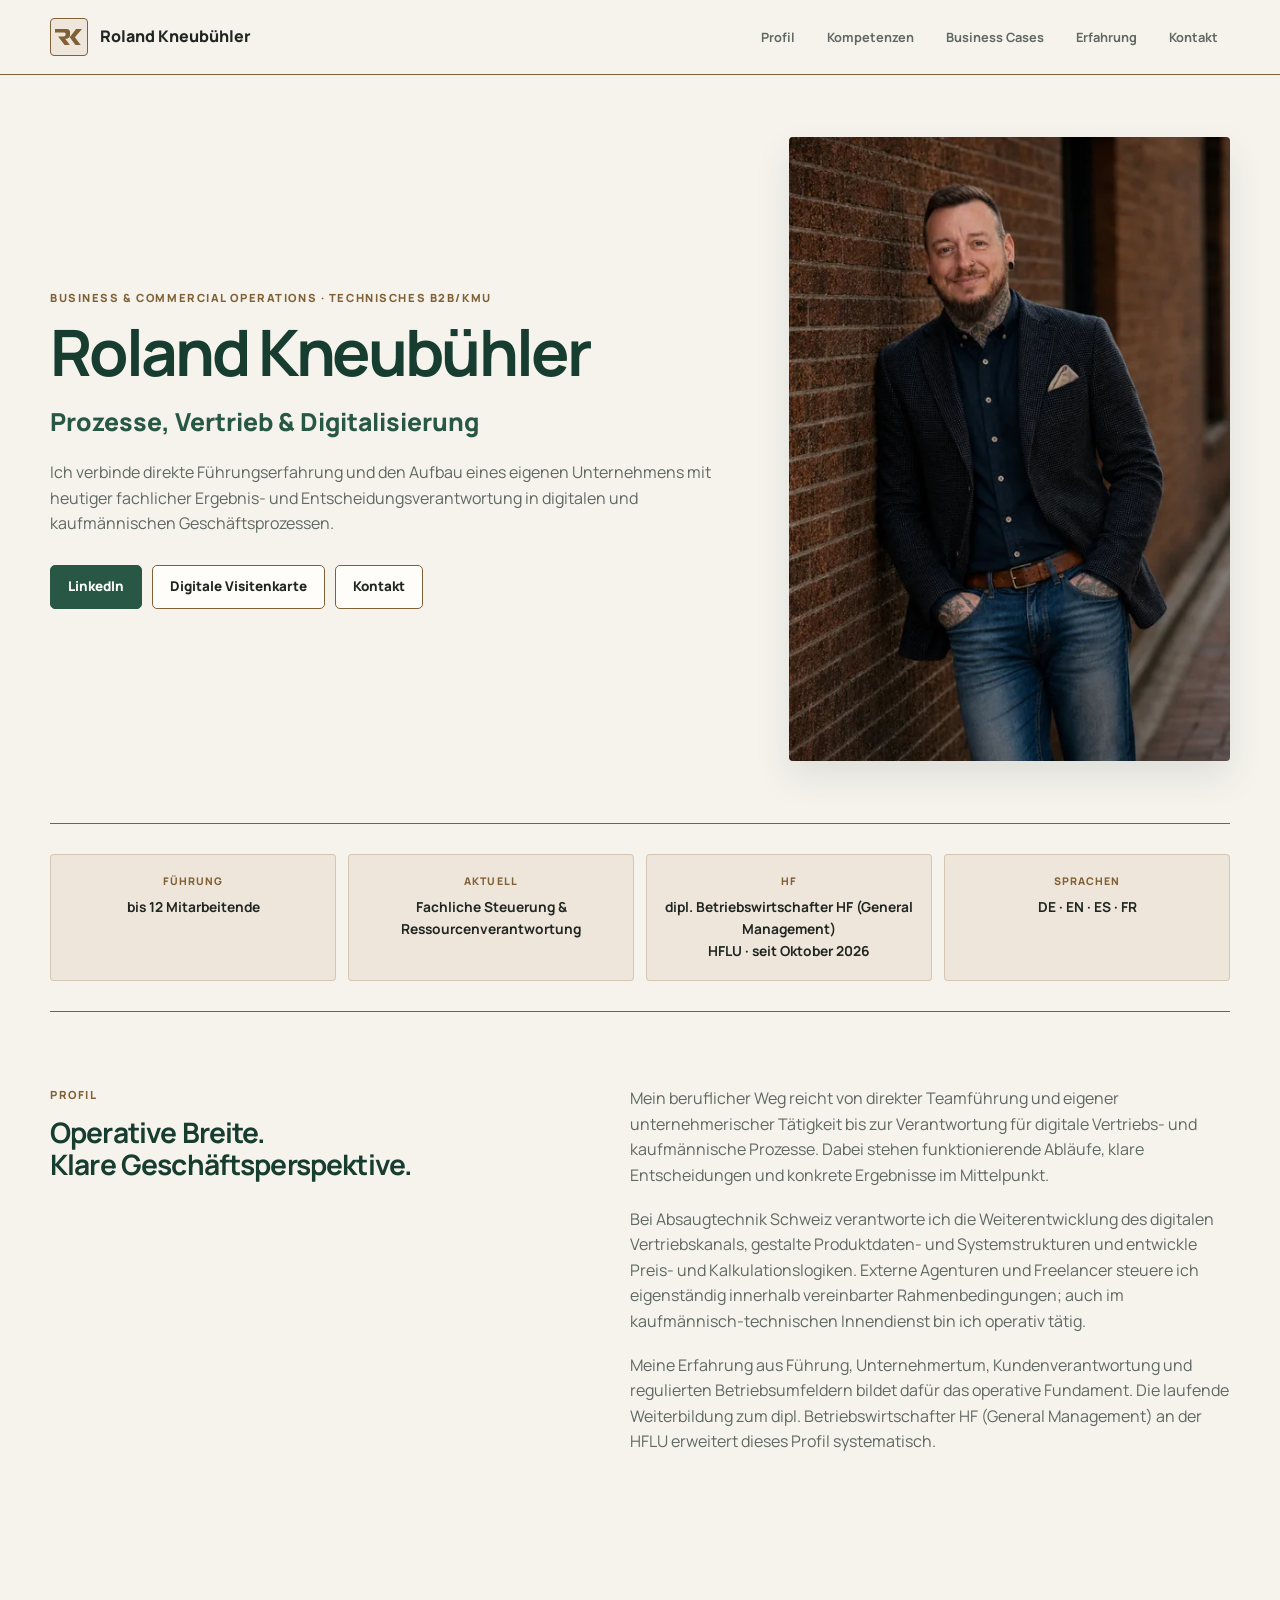
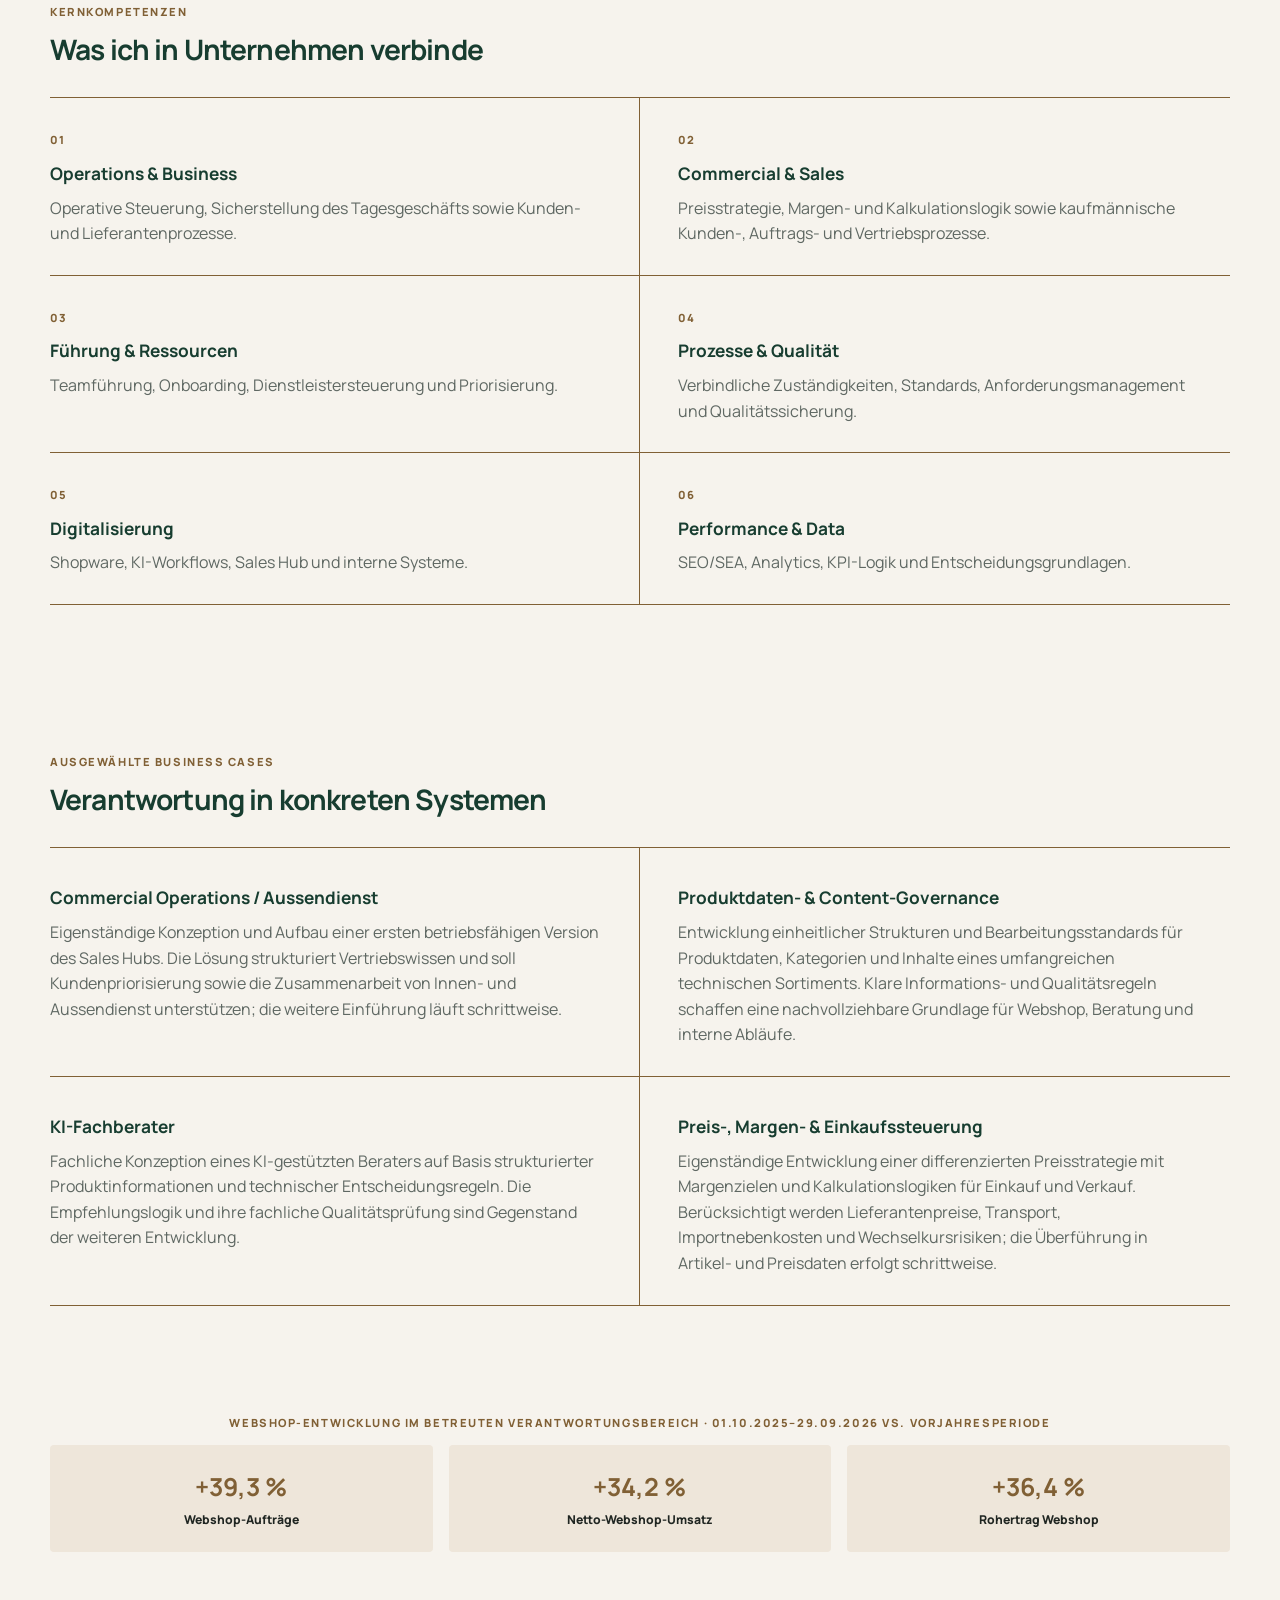
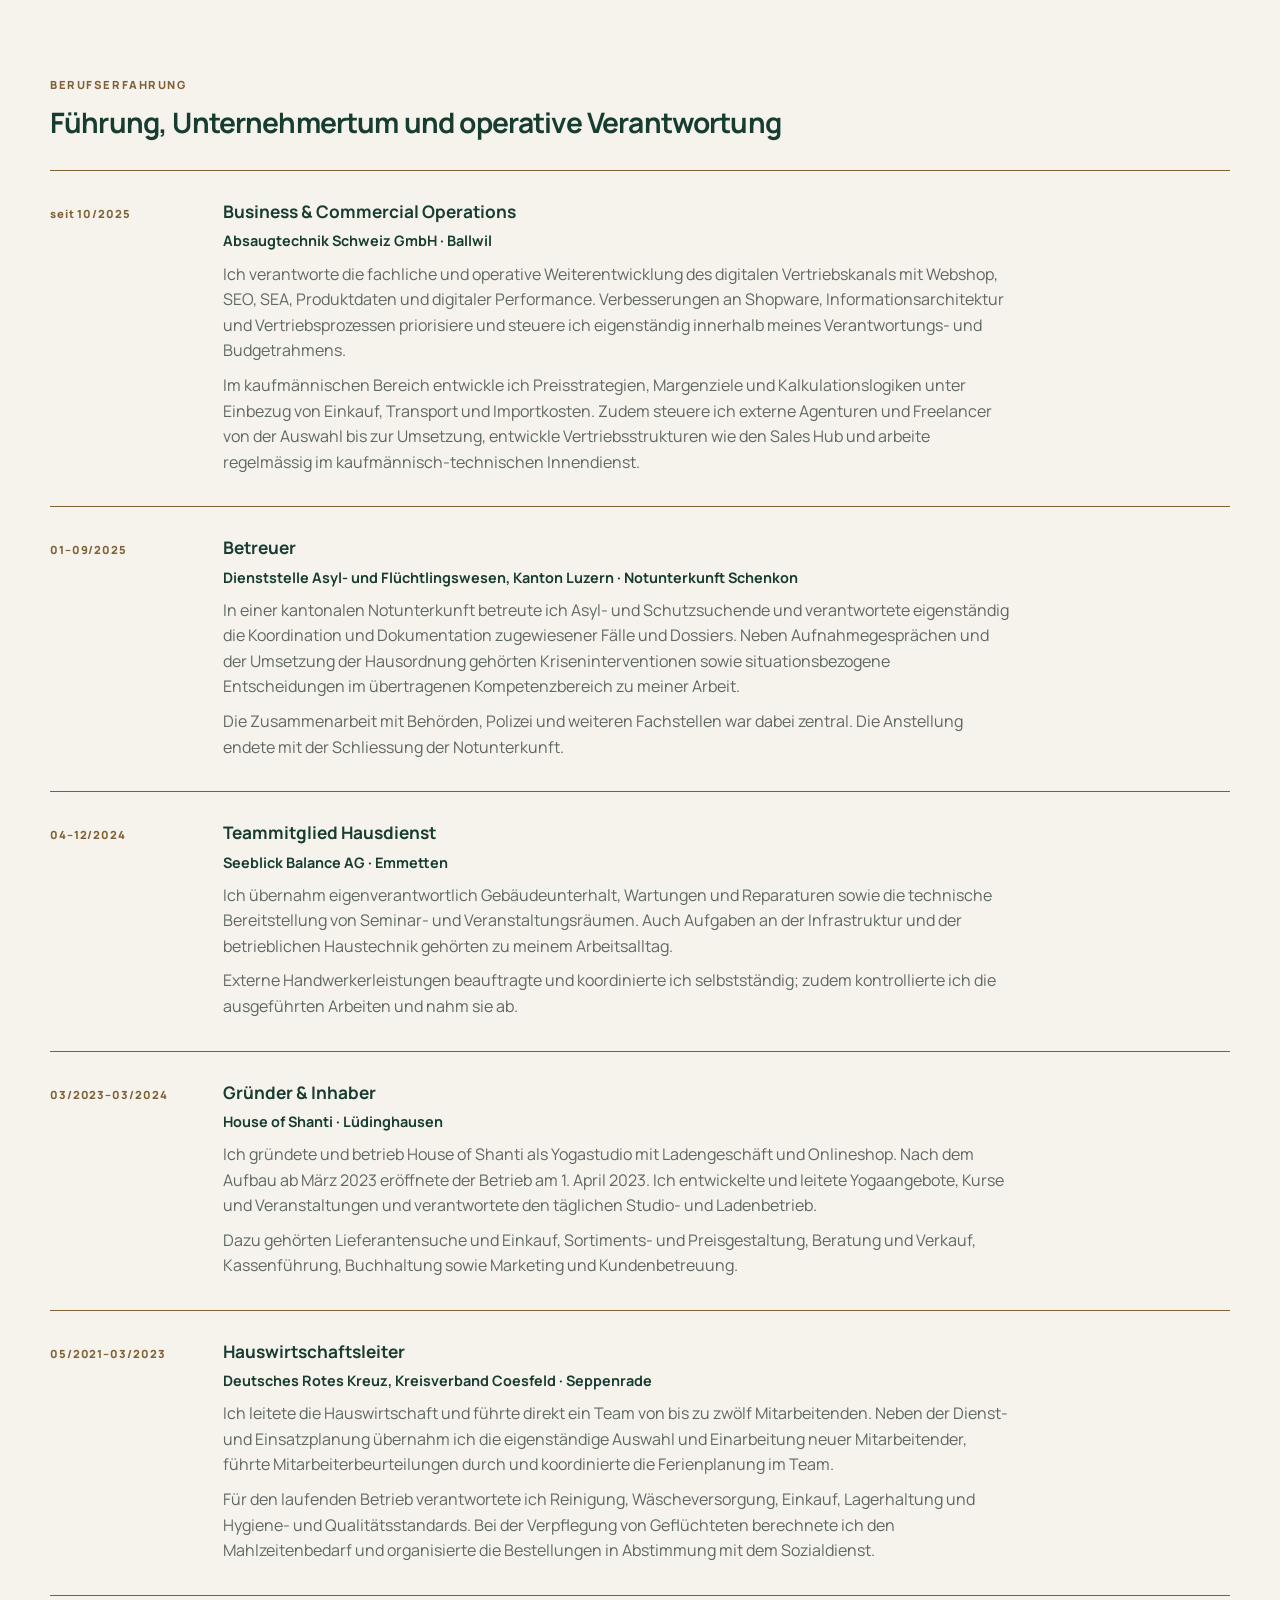
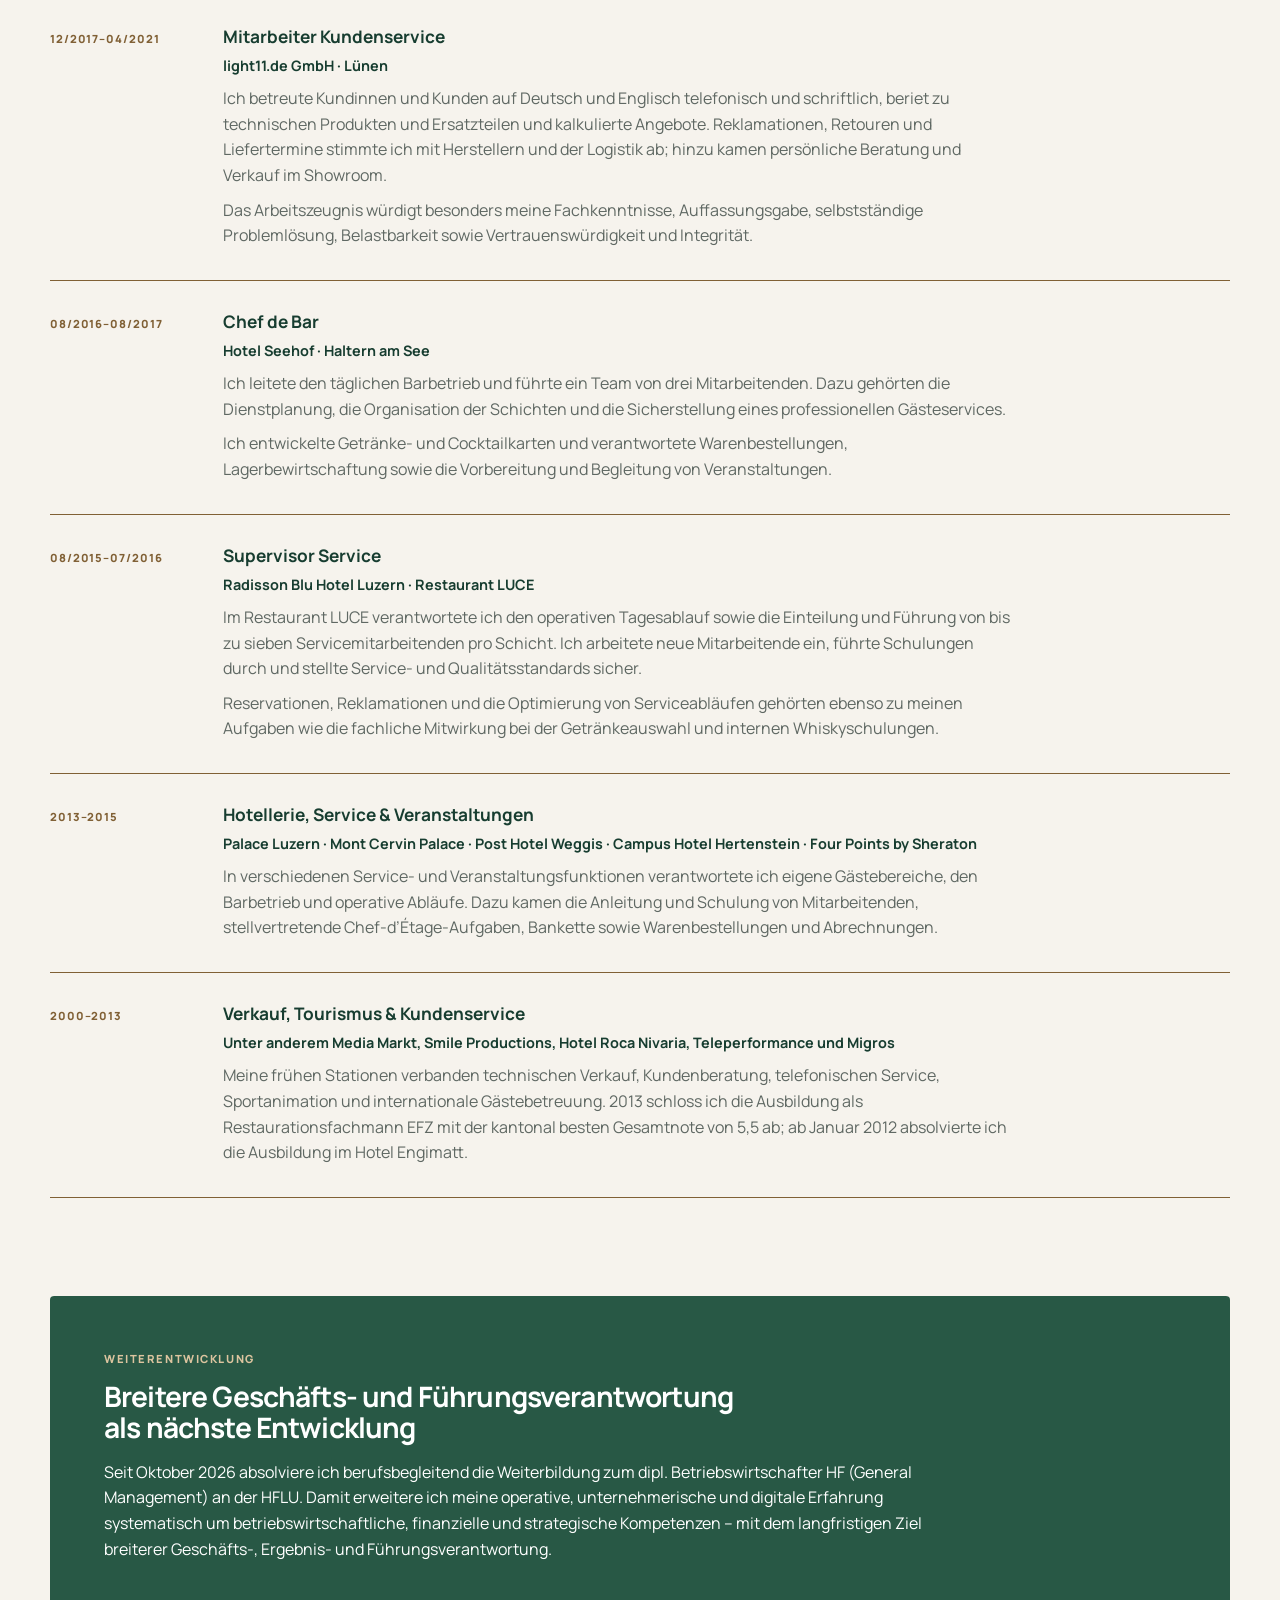
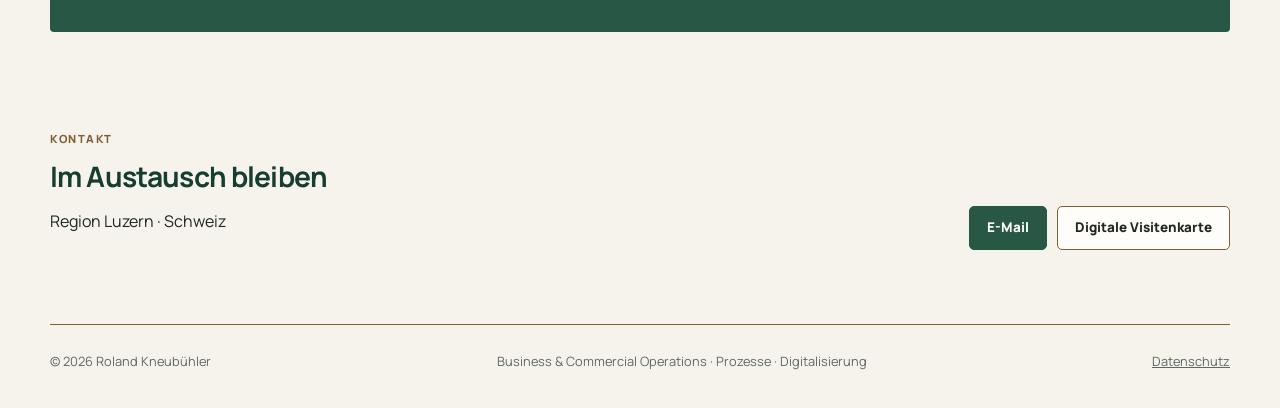
<file: index.html>
<!doctype html>
<html lang="de-CH"><head><meta charset="utf-8"><meta name="viewport" content="width=device-width,initial-scale=1"><meta name="theme-color" content="#285845"><title>Roland Kneubühler | Business & Commercial Operations</title><meta name="description" content="Roland Kneubühler – Business & Commercial Operations. Operative Steuerung, kommerzielle Prozesse, Systeme, Digitalisierung und Führung."><link rel="canonical" href="https://roland-kneubuehler.ch/"><meta property="og:type" content="profile"><meta property="og:url" content="https://roland-kneubuehler.ch/"><meta property="og:site_name" content="Roland Kneubühler"><meta property="og:locale" content="de_CH"><meta property="og:title" content="Roland Kneubühler | Business & Commercial Operations"><meta property="og:description" content="Prozesse, Systeme & operative Verantwortung."><meta property="og:image" content="https://roland-kneubuehler.ch/portrait.jpg"><meta property="og:image:alt" content="Roland Kneubühler – Business & Commercial Operations"><meta name="twitter:card" content="summary_large_image"><meta name="twitter:title" content="Roland Kneubühler | Business & Commercial Operations"><meta name="twitter:description" content="Prozesse, Systeme & operative Verantwortung."><meta name="twitter:image" content="https://roland-kneubuehler.ch/portrait.jpg"><link rel="icon" type="image/svg+xml" href="/favicon.svg"><link rel="stylesheet" href="/home.css?v=20261012-5"><script type="application/ld+json">{"@context":"https://schema.org","@type":"Person","name":"Roland Kneubühler","url":"https://roland-kneubuehler.ch/","image":"https://roland-kneubuehler.ch/portrait.jpg","email":"mailto:r.kneubuehler@outlook.com","telephone":"+41 78 246 16 40","jobTitle":"Business & Commercial Operations","worksFor":{"@type":"Organization","name":"Absaugtechnik Schweiz GmbH","url":"https://www.absaugtechnik.ch/"},"sameAs":["https://www.linkedin.com/in/roland-kneubuehler"],"address":{"@type":"PostalAddress","addressLocality":"Hochdorf","addressRegion":"LU","addressCountry":"CH"},"knowsAbout":["Business Operations","Digital Commerce","E-Commerce","Prozessmanagement","Digitalisierung","Führung","Commercial Operations","Produktdaten","Performance & Data"]}</script></head><body><a class="skip-link" href="#inhalt">Zum Inhalt springen</a><header class="site-header"><nav class="navbar" aria-label="Hauptnavigation"><a class="brand" href="#start"><span class="brand-mark">RK</span><span>Roland Kneubühler</span></a><div class="nav-links"><a href="#profil">Profil</a><a href="#kompetenzen">Kompetenzen</a><a href="#cases">Business Cases</a><a href="#erfahrung">Erfahrung</a><a href="#kontakt">Kontakt</a></div></nav></header><main id="inhalt" class="page"><section id="start" class="hero"><div class="hero-copy"><p class="eyebrow">Business & Commercial Operations · technisches B2B/KMU</p><h1>Roland Kneubühler</h1><p class="hero-positioning">Prozesse, Vertrieb & Digitalisierung</p><p class="hero-intro">Ich verbinde direkte Führungserfahrung und den Aufbau eines eigenen Unternehmens mit heutiger fachlicher Ergebnis- und Entscheidungsverantwortung in digitalen und kaufmännischen Geschäftsprozessen.</p><div class="hero-actions"><a class="button primary" href="https://www.linkedin.com/in/roland-kneubuehler" target="_blank" rel="noopener">LinkedIn</a><a class="button secondary" href="/vcard/">Digitale Visitenkarte</a><a class="button secondary" href="mailto:r.kneubuehler@outlook.com">Kontakt</a></div></div><div class="hero-visual"><img src="/assets/images/portrait-800.webp" srcset="/assets/images/portrait-480.webp 480w, /assets/images/portrait-800.webp 800w, /assets/images/portrait-1200.webp 1200w" sizes="(max-width: 760px) min(440px, calc(100vw - 24px)), (max-width: 900px) 38vw, 440px" alt="Portrait von Roland Kneubühler" width="1414" height="2000" fetchpriority="high" decoding="async"></div></section><section class="facts"><div><span>Führung</span><strong>bis 12 Mitarbeitende</strong></div><div><span>Aktuell</span><strong>Fachliche Steuerung & Ressourcenverantwortung</strong></div><div><span>HF</span><strong>dipl. Betriebswirtschafter HF (General Management)<br>HFLU · seit Oktober 2026</strong></div><div><span>Sprachen</span><strong>DE · EN · ES · FR</strong></div></section><section id="profil" class="section split-section"><div class="section-heading"><p class="section-label">Profil</p><h2><span class="heading-line">Operative Breite.</span> <span class="heading-line">Klare Geschäftsperspektive.</span></h2></div><div class="section-copy"><p>Mein beruflicher Weg reicht von direkter Teamführung und eigener unternehmerischer Tätigkeit bis zur Verantwortung für digitale Vertriebs- und kaufmännische Prozesse. Dabei stehen funktionierende Abläufe, klare Entscheidungen und konkrete Ergebnisse im Mittelpunkt.</p><p>Bei Absaugtechnik Schweiz verantworte ich die Weiterentwicklung des digitalen Vertriebskanals, gestalte Produktdaten- und Systemstrukturen und entwickle Preis- und Kalkulationslogiken. Externe Agenturen und Freelancer steuere ich eigenständig innerhalb vereinbarter Rahmenbedingungen; auch im kaufmännisch-technischen Innendienst bin ich operativ tätig.</p><p>Meine Erfahrung aus Führung, Unternehmertum, Kundenverantwortung und regulierten Betriebsumfeldern bildet dafür das operative Fundament. Die laufende Weiterbildung zum dipl. Betriebswirtschafter HF (General Management) an der HFLU erweitert dieses Profil systematisch.</p></div></section><section id="kompetenzen" class="section"><div class="section-heading wide"><p class="section-label">Kernkompetenzen</p><h2>Was ich in Unternehmen verbinde</h2></div><div class="content-grid competency-grid"><article><span class="grid-index">01</span><h3>Operations & Business</h3><p>Operative Steuerung, Sicherstellung des Tagesgeschäfts sowie Kunden- und Lieferantenprozesse.</p></article><article><span class="grid-index">02</span><h3>Commercial & Sales</h3><p>Preisstrategie, Margen- und Kalkulationslogik sowie kaufmännische Kunden-, Auftrags- und Vertriebsprozesse.</p></article><article><span class="grid-index">03</span><h3>Führung & Ressourcen</h3><p>Teamführung, Onboarding, Dienstleistersteuerung und Priorisierung.</p></article><article><span class="grid-index">04</span><h3>Prozesse & Qualität</h3><p>Verbindliche Zuständigkeiten, Standards, Anforderungsmanagement und Qualitätssicherung.</p></article><article><span class="grid-index">05</span><h3>Digitalisierung</h3><p>Shopware, KI-Workflows, Sales Hub und interne Systeme.</p></article><article><span class="grid-index">06</span><h3>Performance & Data</h3><p>SEO/SEA, Analytics, KPI-Logik und Entscheidungsgrundlagen.</p></article></div></section><section id="cases" class="section"><div class="section-heading wide"><p class="section-label">Ausgewählte Business Cases</p><h2>Verantwortung in konkreten Systemen</h2></div><div class="content-grid"><article><h3>Commercial Operations / Aussendienst</h3><p>Eigenständige Konzeption und Aufbau einer ersten betriebsfähigen Version des Sales Hubs. Die Lösung strukturiert Vertriebswissen und soll Kundenpriorisierung sowie die Zusammenarbeit von Innen- und Aussendienst unterstützen; die weitere Einführung läuft schrittweise.</p></article><article><h3>Produktdaten- & Content-Governance</h3><p>Entwicklung einheitlicher Strukturen und Bearbeitungsstandards für Produktdaten, Kategorien und Inhalte eines umfangreichen technischen Sortiments. Klare Informations- und Qualitätsregeln schaffen eine nachvollziehbare Grundlage für Webshop, Beratung und interne Abläufe.</p></article><article><h3>KI-Fachberater</h3><p>Fachliche Konzeption eines KI-gestützten Beraters auf Basis strukturierter Produktinformationen und technischer Entscheidungsregeln. Die Empfehlungslogik und ihre fachliche Qualitätsprüfung sind Gegenstand der weiteren Entwicklung.</p></article><article><h3>Preis-, Margen- & Einkaufssteuerung</h3><p>Eigenständige Entwicklung einer differenzierten Preisstrategie mit Margenzielen und Kalkulationslogiken für Einkauf und Verkauf. Berücksichtigt werden Lieferantenpreise, Transport, Importnebenkosten und Wechselkursrisiken; die Überführung in Artikel- und Preisdaten erfolgt schrittweise.</p></article></div></section><section class="impact"><p class="section-label">Webshop-Entwicklung im betreuten Verantwortungsbereich · 01.10.2025–29.09.2026 vs. Vorjahresperiode</p><div class="impact-grid"><div><strong>+39,3 %</strong><span>Webshop-Aufträge</span></div><div><strong>+34,2 %</strong><span>Netto-Webshop-Umsatz</span></div><div><strong>+36,4 %</strong><span>Rohertrag Webshop</span></div></div></section><section id="erfahrung" class="section"><div class="section-heading wide"><p class="section-label">Berufserfahrung</p><h2>Führung, Unternehmertum und operative Verantwortung</h2></div><div class="journey-list">
<article><div class="journey-heading"><span class="journey-no">seit 10/2025</span><h3>Business &amp; Commercial Operations</h3></div><div class="journey-details"><p class="journey-employer"><strong>Absaugtechnik Schweiz GmbH · Ballwil</strong></p><p>Ich verantworte die fachliche und operative Weiterentwicklung des digitalen Vertriebskanals mit Webshop, SEO, SEA, Produktdaten und digitaler Performance. Verbesserungen an Shopware, Informationsarchitektur und Vertriebsprozessen priorisiere und steuere ich eigenständig innerhalb meines Verantwortungs- und Budgetrahmens.</p><p>Im kaufmännischen Bereich entwickle ich Preisstrategien, Margenziele und Kalkulationslogiken unter Einbezug von Einkauf, Transport und Importkosten. Zudem steuere ich externe Agenturen und Freelancer von der Auswahl bis zur Umsetzung, entwickle Vertriebsstrukturen wie den Sales Hub und arbeite regelmässig im kaufmännisch-technischen Innendienst.</p></div></article>
<article><div class="journey-heading"><span class="journey-no">01–09/2025</span><h3>Betreuer</h3></div><div class="journey-details"><p class="journey-employer"><strong>Dienststelle Asyl- und Flüchtlingswesen, Kanton Luzern · Notunterkunft Schenkon</strong></p><p>In einer kantonalen Notunterkunft betreute ich Asyl- und Schutzsuchende und verantwortete eigenständig die Koordination und Dokumentation zugewiesener Fälle und Dossiers. Neben Aufnahmegesprächen und der Umsetzung der Hausordnung gehörten Kriseninterventionen sowie situationsbezogene Entscheidungen im übertragenen Kompetenzbereich zu meiner Arbeit.</p><p>Die Zusammenarbeit mit Behörden, Polizei und weiteren Fachstellen war dabei zentral. Die Anstellung endete mit der Schliessung der Notunterkunft.</p></div></article>
<article><div class="journey-heading"><span class="journey-no">04–12/2024</span><h3>Teammitglied Hausdienst</h3></div><div class="journey-details"><p class="journey-employer"><strong>Seeblick Balance AG · Emmetten</strong></p><p>Ich übernahm eigenverantwortlich Gebäudeunterhalt, Wartungen und Reparaturen sowie die technische Bereitstellung von Seminar- und Veranstaltungsräumen. Auch Aufgaben an der Infrastruktur und der betrieblichen Haustechnik gehörten zu meinem Arbeitsalltag.</p><p>Externe Handwerkerleistungen beauftragte und koordinierte ich selbstständig; zudem kontrollierte ich die ausgeführten Arbeiten und nahm sie ab.</p></div></article>
<article><div class="journey-heading"><span class="journey-no">03/2023–03/2024</span><h3>Gründer &amp; Inhaber</h3></div><div class="journey-details"><p class="journey-employer"><strong>House of Shanti · Lüdinghausen</strong></p><p>Ich gründete und betrieb House of Shanti als Yogastudio mit Ladengeschäft und Onlineshop. Nach dem Aufbau ab März 2023 eröffnete der Betrieb am 1. April 2023. Ich entwickelte und leitete Yogaangebote, Kurse und Veranstaltungen und verantwortete den täglichen Studio- und Ladenbetrieb.</p><p>Dazu gehörten Lieferantensuche und Einkauf, Sortiments- und Preisgestaltung, Beratung und Verkauf, Kassenführung, Buchhaltung sowie Marketing und Kundenbetreuung.</p></div></article>
<article><div class="journey-heading"><span class="journey-no">05/2021–03/2023</span><h3>Hauswirtschaftsleiter</h3></div><div class="journey-details"><p class="journey-employer"><strong>Deutsches Rotes Kreuz, Kreisverband Coesfeld · Seppenrade</strong></p><p>Ich leitete die Hauswirtschaft und führte direkt ein Team von bis zu zwölf Mitarbeitenden. Neben der Dienst- und Einsatzplanung übernahm ich die eigenständige Auswahl und Einarbeitung neuer Mitarbeitender, führte Mitarbeiterbeurteilungen durch und koordinierte die Ferienplanung im Team.</p><p>Für den laufenden Betrieb verantwortete ich Reinigung, Wäscheversorgung, Einkauf, Lagerhaltung und Hygiene- und Qualitätsstandards. Bei der Verpflegung von Geflüchteten berechnete ich den Mahlzeitenbedarf und organisierte die Bestellungen in Abstimmung mit dem Sozialdienst.</p></div></article>
<article><div class="journey-heading"><span class="journey-no">12/2017–04/2021</span><h3>Mitarbeiter Kundenservice</h3></div><div class="journey-details"><p class="journey-employer"><strong>light11.de GmbH · Lünen</strong></p><p>Ich betreute Kundinnen und Kunden auf Deutsch und Englisch telefonisch und schriftlich, beriet zu technischen Produkten und Ersatzteilen und kalkulierte Angebote. Reklamationen, Retouren und Liefertermine stimmte ich mit Herstellern und der Logistik ab; hinzu kamen persönliche Beratung und Verkauf im Showroom.</p><p>Das Arbeitszeugnis würdigt besonders meine Fachkenntnisse, Auffassungsgabe, selbstständige Problemlösung, Belastbarkeit sowie Vertrauenswürdigkeit und Integrität.</p></div></article>
<article><div class="journey-heading"><span class="journey-no">08/2016–08/2017</span><h3>Chef de Bar</h3></div><div class="journey-details"><p class="journey-employer"><strong>Hotel Seehof · Haltern am See</strong></p><p>Ich leitete den täglichen Barbetrieb und führte ein Team von drei Mitarbeitenden. Dazu gehörten die Dienstplanung, die Organisation der Schichten und die Sicherstellung eines professionellen Gästeservices.</p><p>Ich entwickelte Getränke- und Cocktailkarten und verantwortete Warenbestellungen, Lagerbewirtschaftung sowie die Vorbereitung und Begleitung von Veranstaltungen.</p></div></article>
<article><div class="journey-heading"><span class="journey-no">08/2015–07/2016</span><h3>Supervisor Service</h3></div><div class="journey-details"><p class="journey-employer"><strong>Radisson Blu Hotel Luzern · Restaurant LUCE</strong></p><p>Im Restaurant LUCE verantwortete ich den operativen Tagesablauf sowie die Einteilung und Führung von bis zu sieben Servicemitarbeitenden pro Schicht. Ich arbeitete neue Mitarbeitende ein, führte Schulungen durch und stellte Service- und Qualitätsstandards sicher.</p><p>Reservationen, Reklamationen und die Optimierung von Serviceabläufen gehörten ebenso zu meinen Aufgaben wie die fachliche Mitwirkung bei der Getränkeauswahl und internen Whiskyschulungen.</p></div></article>
<article><div class="journey-heading"><span class="journey-no">2013–2015</span><h3>Hotellerie, Service &amp; Veranstaltungen</h3></div><div class="journey-details"><p class="journey-employer"><strong>Palace Luzern · Mont Cervin Palace · Post Hotel Weggis · Campus Hotel Hertenstein · Four Points by Sheraton</strong></p><p>In verschiedenen Service- und Veranstaltungsfunktionen verantwortete ich eigene Gästebereiche, den Barbetrieb und operative Abläufe. Dazu kamen die Anleitung und Schulung von Mitarbeitenden, stellvertretende Chef-d’Étage-Aufgaben, Bankette sowie Warenbestellungen und Abrechnungen.</p></div></article>
<article><div class="journey-heading"><span class="journey-no">2000–2013</span><h3>Verkauf, Tourismus &amp; Kundenservice</h3></div><div class="journey-details"><p class="journey-employer"><strong>Unter anderem Media Markt, Smile Productions, Hotel Roca Nivaria, Teleperformance und Migros</strong></p><p>Meine frühen Stationen verbanden technischen Verkauf, Kundenberatung, telefonischen Service, Sportanimation und internationale Gästebetreuung. 2013 schloss ich die Ausbildung als Restaurationsfachmann EFZ mit der kantonal besten Gesamtnote von 5,5 ab; ab Januar 2012 absolvierte ich die Ausbildung im Hotel Engimatt.</p></div></article>
</div></section><section class="section perspective"><div class="perspective-inner"><p class="section-label">Weiterentwicklung</p><h2>Breitere Geschäfts- und Führungsverantwortung als nächste Entwicklung</h2><p>Seit Oktober 2026 absolviere ich berufsbegleitend die Weiterbildung zum dipl. Betriebswirtschafter HF (General Management) an der HFLU. Damit erweitere ich meine operative, unternehmerische und digitale Erfahrung systematisch um betriebswirtschaftliche, finanzielle und strategische Kompetenzen – mit dem langfristigen Ziel breiterer Geschäfts-, Ergebnis- und Führungsverantwortung.</p></div></section><section id="kontakt" class="section contact-section"><div><p class="section-label">Kontakt</p><h2>Im Austausch bleiben</h2><p>Region Luzern · Schweiz</p></div><div class="contact-actions"><a class="button primary" href="mailto:r.kneubuehler@outlook.com">E-Mail</a><a class="button secondary" href="/vcard/">Digitale Visitenkarte</a></div></section></main><footer class="page"><span>© 2026 Roland Kneubühler</span><span>Business & Commercial Operations · Prozesse · Digitalisierung</span><a href="/datenschutz">Datenschutz</a></footer></body></html>
</file>
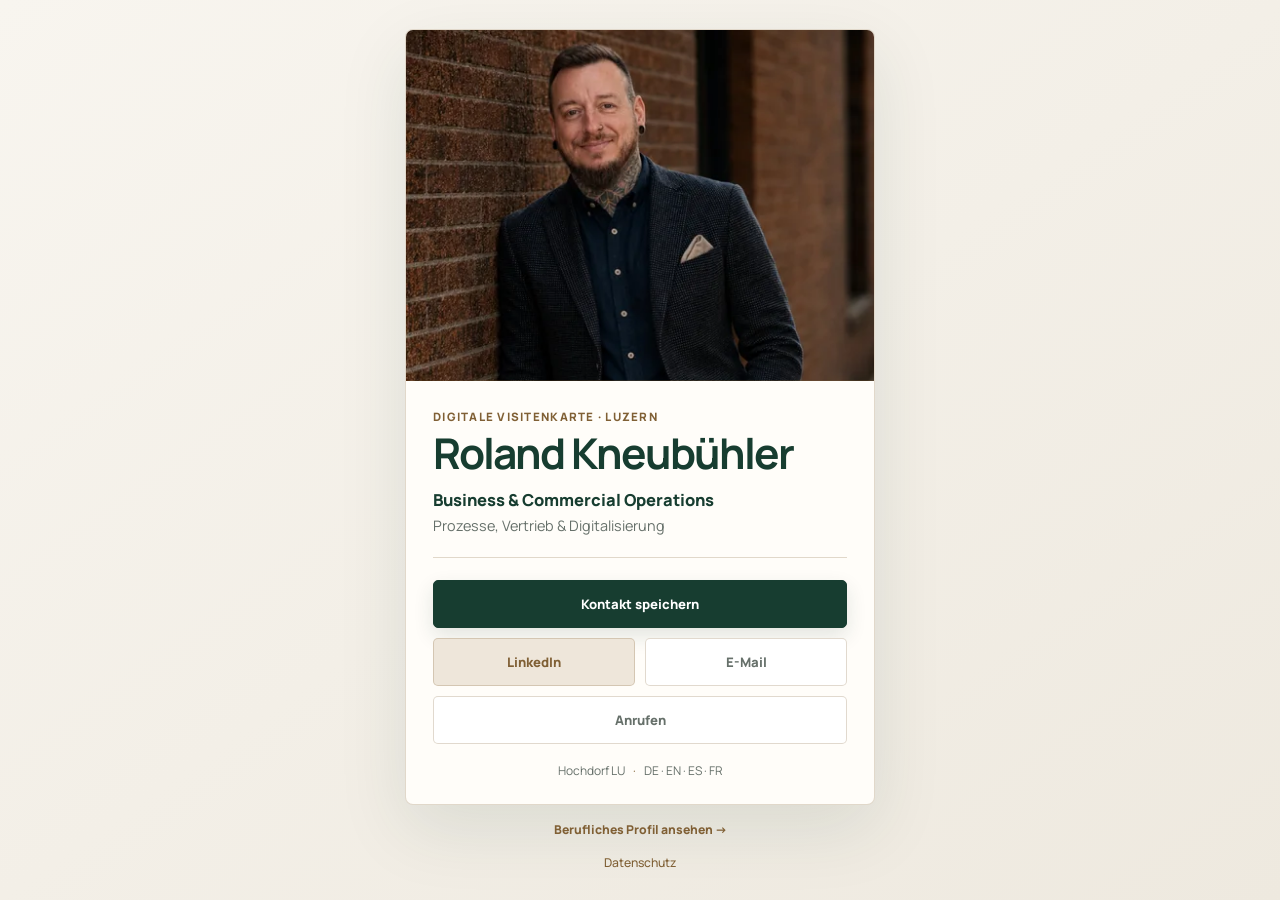
<file: vcard/index.html>
<!doctype html><html lang="de-CH"><head><meta charset="utf-8"><meta name="viewport" content="width=device-width,initial-scale=1"><meta name="theme-color" content="#285845"><title>Roland Kneubühler | Digitale Visitenkarte</title><meta name="description" content="Digitale Visitenkarte von Roland Kneubühler – Business & Commercial Operations."><link rel="canonical" href="https://roland-kneubuehler.ch/vcard/"><meta property="og:type" content="profile"><meta property="og:url" content="https://roland-kneubuehler.ch/vcard/"><meta property="og:locale" content="de_CH"><meta property="og:title" content="Roland Kneubühler | Business & Commercial Operations"><meta property="og:description" content="Prozesse, Vertrieb & Digitalisierung."><meta property="og:image" content="https://roland-kneubuehler.ch/portrait.jpg"><link rel="icon" type="image/svg+xml" href="/favicon.svg"><link rel="stylesheet" href="/vcard/vcard.css?v=20261012-1"></head><body><main class="vcard-shell"><article class="vcard-card"><div class="portrait-wrap"><img src="/assets/images/portrait-800.webp" srcset="/assets/images/portrait-480.webp 480w, /assets/images/portrait-800.webp 800w, /assets/images/portrait-1200.webp 1200w" sizes="(max-width: 500px) calc(100vw - 32px), 470px" decoding="async" alt="Portrait von Roland Kneubühler" class="portrait" width="1414" height="2000"></div><div class="content"><p class="eyebrow">Digitale Visitenkarte · Luzern</p><h1>Roland Kneubühler</h1><p class="role">Business & Commercial Operations</p><p class="positioning">Prozesse, Vertrieb & Digitalisierung</p><div class="divider"></div><div class="actions"><a class="button primary" href="/roland-kneubuehler.vcf" type="text/vcard">Kontakt speichern</a><a class="button secondary" href="https://www.linkedin.com/in/roland-kneubuehler" target="_blank" rel="noopener">LinkedIn</a><a class="button tertiary" href="mailto:r.kneubuehler@outlook.com">E-Mail</a><a class="button tertiary" href="tel:+41782461640">Anrufen</a></div><div class="meta"><span>Hochdorf LU</span><span>DE · EN · ES · FR</span></div></div></article><a class="site-link" href="/">Berufliches Profil ansehen →</a><a class="site-link privacy-link" href="/datenschutz">Datenschutz</a></main></body></html>
</file>
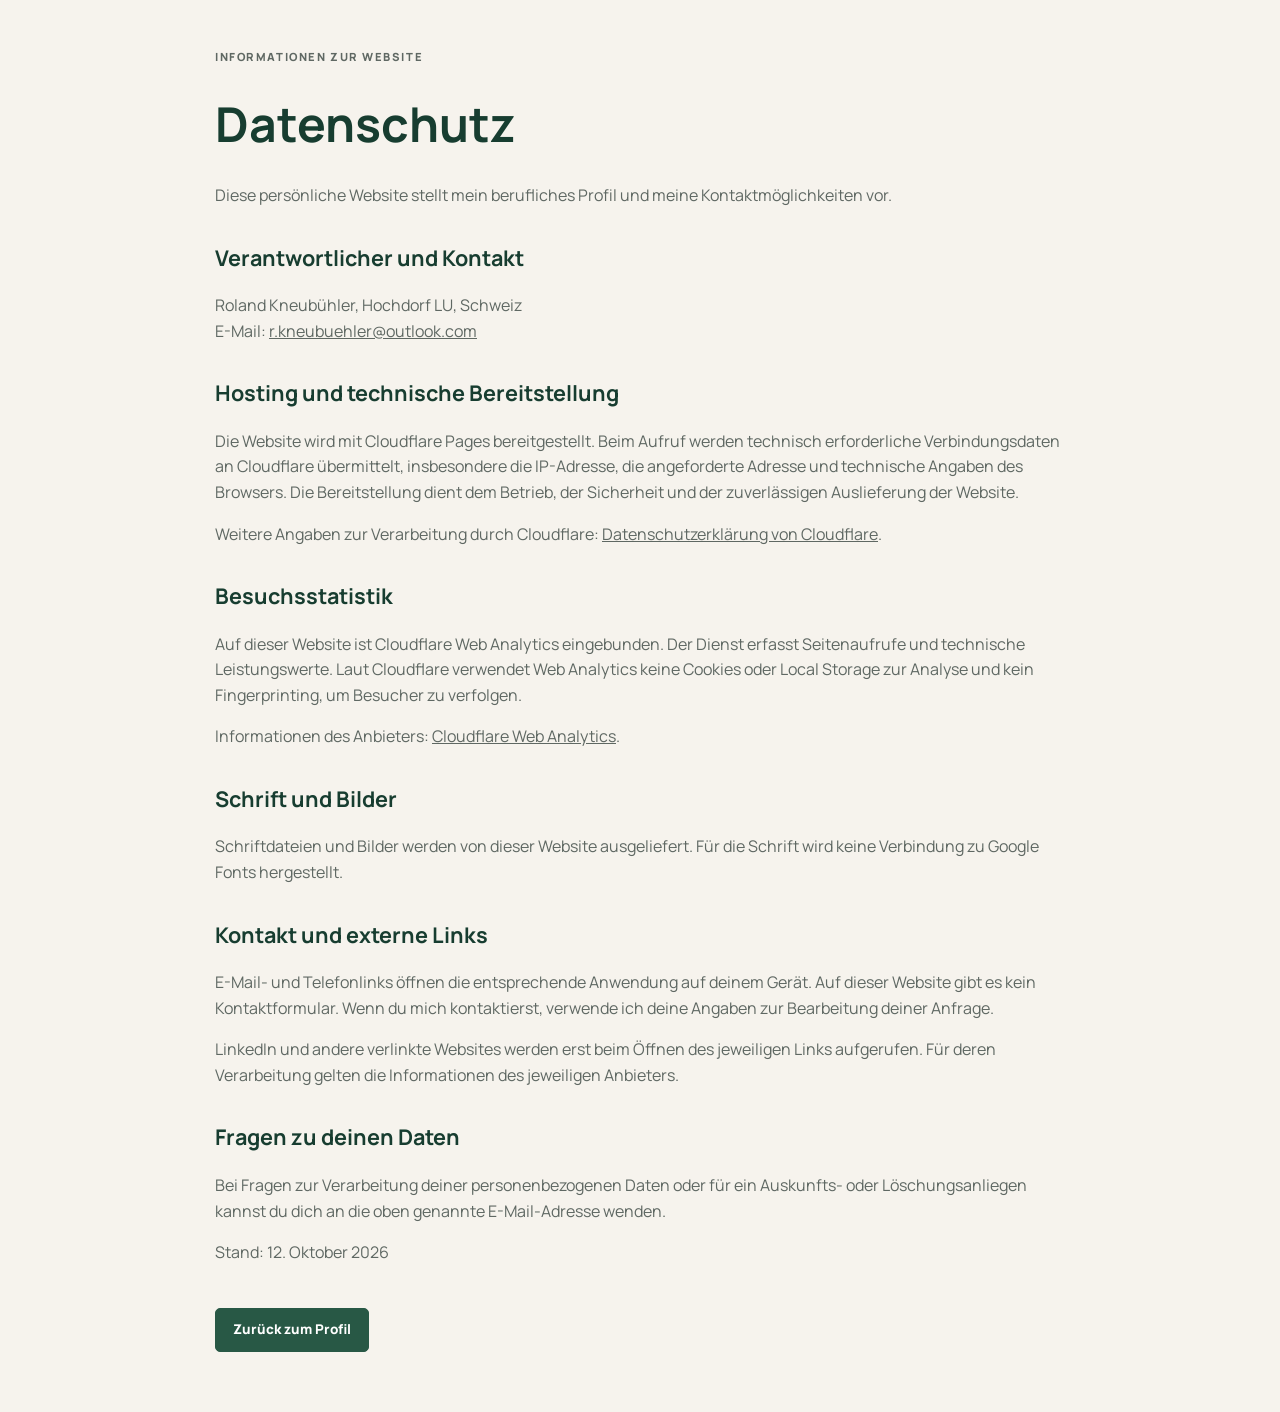
<file: datenschutz.html>
<!doctype html><html lang="de-CH"><head><meta charset="utf-8"><meta name="viewport" content="width=device-width,initial-scale=1"><title>Datenschutz | Roland Kneubühler</title><meta name="description" content="Informationen zu Hosting, Besuchsstatistik und Kontakt auf der persönlichen Website von Roland Kneubühler."><link rel="canonical" href="https://roland-kneubuehler.ch/datenschutz"><link rel="icon" href="/favicon.svg" type="image/svg+xml"><link rel="stylesheet" href="/home.css?v=20261012-1"></head><body><main class="page legal-page"><p class="section-label">Informationen zur Website</p><h1>Datenschutz</h1><p>Diese persönliche Website stellt mein berufliches Profil und meine Kontaktmöglichkeiten vor.</p><h2>Verantwortlicher und Kontakt</h2><p>Roland Kneubühler, Hochdorf LU, Schweiz<br>E-Mail: <a href="mailto:r.kneubuehler@outlook.com">r.kneubuehler@outlook.com</a></p><h2>Hosting und technische Bereitstellung</h2><p>Die Website wird mit Cloudflare Pages bereitgestellt. Beim Aufruf werden technisch erforderliche Verbindungsdaten an Cloudflare übermittelt, insbesondere die IP-Adresse, die angeforderte Adresse und technische Angaben des Browsers. Die Bereitstellung dient dem Betrieb, der Sicherheit und der zuverlässigen Auslieferung der Website.</p><p>Weitere Angaben zur Verarbeitung durch Cloudflare: <a href="https://www.cloudflare.com/privacypolicy/" target="_blank" rel="noopener">Datenschutzerklärung von Cloudflare</a>.</p><h2>Besuchsstatistik</h2><p>Auf dieser Website ist Cloudflare Web Analytics eingebunden. Der Dienst erfasst Seitenaufrufe und technische Leistungswerte. Laut Cloudflare verwendet Web Analytics keine Cookies oder Local Storage zur Analyse und kein Fingerprinting, um Besucher zu verfolgen.</p><p>Informationen des Anbieters: <a href="https://developers.cloudflare.com/web-analytics/" target="_blank" rel="noopener">Cloudflare Web Analytics</a>.</p><h2>Schrift und Bilder</h2><p>Schriftdateien und Bilder werden von dieser Website ausgeliefert. Für die Schrift wird keine Verbindung zu Google Fonts hergestellt.</p><h2>Kontakt und externe Links</h2><p>E-Mail- und Telefonlinks öffnen die entsprechende Anwendung auf deinem Gerät. Auf dieser Website gibt es kein Kontaktformular. Wenn du mich kontaktierst, verwende ich deine Angaben zur Bearbeitung deiner Anfrage.</p><p>LinkedIn und andere verlinkte Websites werden erst beim Öffnen des jeweiligen Links aufgerufen. Für deren Verarbeitung gelten die Informationen des jeweiligen Anbieters.</p><h2>Fragen zu deinen Daten</h2><p>Bei Fragen zur Verarbeitung deiner personenbezogenen Daten oder für ein Auskunfts- oder Löschungsanliegen kannst du dich an die oben genannte E-Mail-Adresse wenden.</p><p>Stand: 12. Oktober 2026</p><a class="button primary legal-back" href="/">Zurück zum Profil</a></main></body></html>
</file>
<file: home.css>
@font-face{font-family:"Manrope";font-style:normal;font-weight:400;font-display:swap;src:url("/assets/fonts/manrope-400.woff") format("woff")}
@font-face{font-family:"Manrope";font-style:normal;font-weight:500;font-display:swap;src:url("/assets/fonts/manrope-500.woff") format("woff")}
@font-face{font-family:"Manrope";font-style:normal;font-weight:600;font-display:swap;src:url("/assets/fonts/manrope-600.woff") format("woff")}
@font-face{font-family:"Manrope";font-style:normal;font-weight:700;font-display:swap;src:url("/assets/fonts/manrope-700.woff") format("woff")}
@font-face{font-family:"Manrope";font-style:normal;font-weight:800;font-display:swap;src:url("/assets/fonts/manrope-800.woff") format("woff")}

:root{--bg:#f6f3ed;--surface:#fffdf9;--green:#285845;--green-dark:#173d30;--ink:#202622;--muted:#5f6863;--gold:#806035;--gold-soft:#eee6da;--line:#806035;--max:1180px}*{box-sizing:border-box}html{scroll-behavior:smooth;scroll-padding-top:88px}body{margin:0;color:var(--ink);background:var(--bg);font-family:"Manrope",system-ui,sans-serif;line-height:1.6}a{color:inherit}img{max-width:100%}.skip-link{position:fixed;transform:translateY(-200%);z-index:99}.skip-link:focus{transform:none}.site-header{position:sticky;top:0;z-index:50;background:rgba(246,243,237,.95);border-bottom:1px solid var(--line);backdrop-filter:blur(14px)}.navbar,.page{width:min(var(--max),calc(100% - 40px));margin:auto}.navbar{min-height:74px;display:flex;align-items:center;justify-content:space-between;gap:24px}.brand{display:flex;align-items:center;gap:12px;text-decoration:none;font-weight:800}.brand-mark{display:grid;place-items:center;width:38px;height:38px;background:var(--green);color:#fff;border-radius:4px;font-size:.72rem;letter-spacing:.08em}.nav-links{display:flex;gap:8px;flex-wrap:wrap}.nav-links a{padding:8px 12px;text-decoration:none;color:var(--muted);font-size:.8rem;font-weight:700}.nav-links a:hover{color:var(--green)}.hero{display:grid;grid-template-columns:1.08fr .72fr;gap:clamp(44px,6vw,88px);align-items:stretch;padding:62px 0;border-bottom:1px solid var(--line)}.hero-copy{align-self:center}.eyebrow,.section-label{margin:0 0 13px;color:var(--gold);font-size:.7rem;font-weight:800;letter-spacing:.14em;text-transform:uppercase}.hero h1{margin:0;color:var(--green-dark);font-size:clamp(2.8rem,5vw,4.8rem);line-height:1;letter-spacing:-.045em}.hero-positioning{margin:18px 0 0;color:var(--green);font-size:clamp(1.18rem,2vw,1.55rem);font-weight:800}.hero-intro{max-width:720px;margin:18px 0 0;color:var(--muted)}.hero-actions,.contact-actions{display:flex;flex-wrap:wrap;gap:10px;margin-top:28px}.button{display:inline-flex;align-items:center;justify-content:center;min-height:44px;padding:10px 17px;border:1px solid var(--line);border-radius:5px;text-decoration:none;font-size:.84rem;font-weight:800}.button.primary{color:#fff;background:var(--green);border-color:var(--green)}.button.secondary{background:var(--surface)}.hero-visual{overflow:hidden;border-radius:4px;background:#ddd7ce;box-shadow:0 16px 36px rgba(23,61,48,.10)}.hero-visual img{width:100%;height:100%;display:block;object-fit:cover;object-position:center 18%}.facts{display:grid;grid-template-columns:repeat(4,1fr);gap:12px;padding:30px 0;border-bottom:1px solid var(--line)}.facts>div{padding:18px;background:var(--gold-soft);border:1px solid rgba(128,96,53,.24);border-radius:4px;text-align:center}.facts span{display:block;color:var(--gold);font-size:.66rem;font-weight:800;letter-spacing:.1em;text-transform:uppercase}.facts strong{display:block;margin-top:6px;font-size:.86rem}.section{padding:74px 0}.split-section{display:grid;grid-template-columns:.82fr 1.18fr;gap:clamp(48px,7vw,96px)}.section-heading h2,.section h2{margin:0;max-width:900px;color:var(--green-dark);font-size:var(--section-title-size);line-height:1.12;letter-spacing:-.03em}.section-heading.wide{margin-bottom:32px}.section-copy p,.content-grid p,.journey-list p,.perspective p{color:var(--muted)}.section-copy p{margin:0}.section-copy p+p{margin-top:18px}.content-grid{display:grid;grid-template-columns:repeat(2,1fr);border-top:1px solid var(--line)}.content-grid article{padding:28px 30px 28px 0;border-bottom:1px solid var(--line)}.content-grid article:nth-child(odd){padding-right:38px;border-right:1px solid var(--line)}.content-grid article:nth-child(even){padding-left:38px}.content-grid h3,.journey-list h3{margin:8px 0;color:var(--green-dark);font-size:1.08rem}.content-grid p,.journey-list p{margin:0}.grid-index,.journey-no{color:var(--gold);font-size:.7rem;font-weight:800;letter-spacing:.08em}.impact{padding:34px 0 50px}.impact>.section-label{text-align:center}.impact-grid{display:grid;grid-template-columns:repeat(3,1fr);gap:16px}.impact-grid div{padding:22px;text-align:center;background:var(--gold-soft);border-radius:4px}.impact-grid strong{display:block;color:var(--gold);font-size:1.55rem}.impact-grid span{display:block;margin-top:4px;font-size:.76rem;font-weight:800}.journey-list{border-top:1px solid var(--line)}.journey-list article{display:grid;grid-template-columns:145px 1fr;gap:28px;padding:26px 0;border-bottom:1px solid var(--line)}.perspective{margin:24px 0;padding:54px;position:relative;background:var(--green);border-radius:4px}.perspective .section-label{color:#dcc49f}.perspective h2,.perspective p{color:#fff}.perspective p{max-width:850px}.contact-section{display:grid;grid-template-columns:1fr auto;gap:40px;align-items:end}.contact-actions{margin:0}footer{display:flex;justify-content:space-between;gap:20px;padding:26px 0 36px;color:var(--muted);font-size:.8rem;border-top:1px solid var(--line)}@media(max-width:900px){.hero{grid-template-columns:1fr 38%}.facts{grid-template-columns:repeat(2,1fr)}}@media(max-width:760px){.site-header{position:static}.nav-links{display:none}.navbar,.page{width:calc(100% - 24px)}.hero{grid-template-columns:1fr;padding:28px 0 48px}.hero-visual{order:1}.hero-visual img{aspect-ratio:4/4.3;height:auto}.hero-copy{order:2}.facts{grid-template-columns:1fr}.section{padding:58px 0}.split-section,.contact-section{grid-template-columns:1fr;gap:30px}.content-grid{grid-template-columns:1fr}.content-grid article,.content-grid article:nth-child(odd),.content-grid article:nth-child(even){padding:24px 0;border-right:0}.journey-list article{grid-template-columns:1fr;gap:7px}.impact-grid{grid-template-columns:1fr}.perspective{padding:40px 24px}.contact-actions{justify-content:flex-start}footer{flex-direction:column;gap:4px}}
/* Quality and responsive improvements, October 2026. */
:root{--gold-text:#806035}
.eyebrow,.section-label,.facts span,.grid-index,.journey-no,.impact-grid strong{color:var(--gold-text)}
a:focus-visible{outline:3px solid var(--green);outline-offset:4px;border-radius:3px}
.skip-link{left:12px;top:12px;padding:10px 16px;background:var(--surface);color:var(--green-dark)}
.journey-list .role-scope{margin:0 0 9px;color:var(--green);font-size:.83rem;font-weight:700}
.legal-page{max-width:850px;padding:48px 0 60px}.legal-page h1{font-size:clamp(2rem,5vw,3rem);line-height:1.1;color:var(--green-dark)}
.legal-page h2{font-size:1.35rem;margin-top:32px;color:var(--green-dark)}.legal-page p,.legal-page li{color:var(--muted)}
.legal-page a{overflow-wrap:anywhere}.legal-back{margin-top:26px}
@media(max-width:760px){
 html{scroll-padding-top:20px}.navbar{flex-direction:column;align-items:flex-start;gap:10px;padding:14px 0 10px}
 .nav-links{display:flex;width:100%;gap:4px}.nav-links a{padding:9px 10px;min-height:44px;display:flex;align-items:center;font-size:.75rem}
 .hero{gap:28px}.hero-copy{order:1}.hero-visual{order:2;width:min(100%,440px);justify-self:center}
 .hero-visual img{aspect-ratio:1414/2000;max-height:460px;object-fit:cover}
 .hero h1{font-size:clamp(2rem,8vw,3.6rem)}
 .facts{grid-template-columns:repeat(2,minmax(0,1fr));gap:10px}.facts>div{padding:16px 10px}.facts strong{font-size:.8rem}
 .section{padding:44px 0}.impact-grid{grid-template-columns:repeat(3,minmax(0,1fr));gap:8px}.impact-grid div{padding:16px 8px}.impact-grid strong{font-size:1.3rem}.impact-grid span{font-size:.7rem}
 .hero-actions .button{flex:1 1 auto}.legal-page{padding-top:30px}
}
@media(prefers-reduced-motion:reduce){html{scroll-behavior:auto}}

/* Keep headings balanced and related words together. */
h1,h2,h3,.hero-positioning{text-wrap:balance;word-break:normal;overflow-wrap:normal;hyphens:none}
.heading-line{display:block;white-space:nowrap}
#profil.split-section{grid-template-columns:.9fr 1.1fr}
@media(max-width:760px){#profil.split-section{grid-template-columns:1fr}}

/* One typography scale for all profile-page section headings. */
:root{--section-title-size:clamp(1.35rem,2.2vw,2.1rem)}
@media(max-width:760px){:root{--section-title-size:clamp(1.35rem,5.8vw,2.1rem)}}


/* Berufserfahrung: Datum und Funktion beginnen auf derselben Zeile. */
.journey-list article{display:block;padding:29px 0 31px}
.journey-heading{display:grid;grid-template-columns:145px minmax(0,1fr);column-gap:28px;align-items:baseline}
.journey-heading .journey-no{white-space:nowrap;line-height:1.4}
.journey-heading h3{margin:0;line-height:1.35}
.journey-details{margin:6px 0 0 173px;max-width:790px}
.journey-details .journey-employer{margin:0 0 9px;color:var(--green-dark);font-size:.9rem}
.journey-details>p:not(.journey-employer){margin:0;color:var(--muted)}
.journey-details>p:not(.journey-employer)+p{margin-top:9px}
@media(max-width:760px){
  .journey-list article{padding:23px 0 25px}
  .journey-heading{grid-template-columns:114px minmax(0,1fr);column-gap:12px;align-items:start}
  .journey-heading .journey-no{font-size:.67rem;letter-spacing:0;line-height:1.55;padding-top:3px}
  .journey-heading h3{font-size:1rem;line-height:1.32}
  .journey-details{margin:9px 0 0;max-width:none}
  .journey-details .journey-employer{font-size:.85rem}
}


/* CI refinement: softer RK brand mark in the header. */
.brand-mark{
  font-size:0;
  background-color:var(--gold-soft);
  background-image:url("/assets/brand/rk-monogram-gold.svg");
  background-repeat:no-repeat;
  background-position:center;
  background-size:76% auto;
  border:1px solid var(--line);
  box-shadow:none;
}
</file>
<file: vcard/vcard.css>
@font-face{font-family:"Manrope";font-style:normal;font-weight:400;font-display:swap;src:url("/assets/fonts/manrope-400.woff") format("woff")}
@font-face{font-family:"Manrope";font-style:normal;font-weight:500;font-display:swap;src:url("/assets/fonts/manrope-500.woff") format("woff")}
@font-face{font-family:"Manrope";font-style:normal;font-weight:600;font-display:swap;src:url("/assets/fonts/manrope-600.woff") format("woff")}
@font-face{font-family:"Manrope";font-style:normal;font-weight:700;font-display:swap;src:url("/assets/fonts/manrope-700.woff") format("woff")}
@font-face{font-family:"Manrope";font-style:normal;font-weight:800;font-display:swap;src:url("/assets/fonts/manrope-800.woff") format("woff")}
:root{--bg:#f6f3ed;--surface:#fffdf9;--green:#285845;--green-dark:#173d30;--ink:#202622;--muted:#66706a;--line:rgba(128,96,53,.24);--gold:#806035;--gold-soft:#eee6da;--shadow:0 24px 70px rgba(23,61,48,.10)}*{box-sizing:border-box}body{min-height:100vh;margin:0;display:grid;place-items:center;padding:28px 16px;color:var(--ink);background:linear-gradient(145deg,#f8f5ef,#eee9df);font-family:"Manrope",system-ui,sans-serif}.vcard-shell{width:min(100%,470px)}.vcard-card{overflow:hidden;border:1px solid var(--line);border-radius:8px;background:var(--surface);box-shadow:var(--shadow);border-top:1px solid var(--line)}.portrait-wrap{position:relative;aspect-ratio:4/3;overflow:hidden;background:#ddd7ce}.portrait{width:100%;height:100%;display:block;object-fit:cover;object-position:center 12%}.portrait-wrap:after{content:"";position:absolute;inset:auto 0 0;height:1px;background:var(--line)}.content{padding:28px 27px 25px}.eyebrow{margin:0 0 8px;color:var(--gold);font-size:.72rem;font-weight:800;letter-spacing:.11em;text-transform:uppercase}h1{margin:0;color:var(--green-dark);font-size:clamp(2rem,9vw,2.65rem);line-height:1.02;letter-spacing:-.045em}.role{margin:13px 0 0;color:var(--green-dark);font-size:1.03rem;font-weight:800}.positioning{margin:5px 0 0;color:var(--muted);font-size:.9rem}.divider{height:1px;margin:22px 0;background:var(--line)}.actions{display:grid;grid-template-columns:1fr 1fr;gap:10px}.button{min-height:48px;display:flex;align-items:center;justify-content:center;padding:11px 13px;border:1px solid var(--line);border-radius:5px;text-decoration:none;font-size:.82rem;font-weight:800}.button.primary{grid-column:1/-1;color:#fff;border-color:var(--green-dark);background:var(--green-dark);box-shadow:0 8px 20px rgba(23,61,48,.12)}.button.secondary{background:var(--gold-soft);color:var(--gold)}.button.tertiary{background:#fff;color:var(--muted)}.meta{margin-top:18px;display:flex;justify-content:center;gap:8px;flex-wrap:wrap;color:var(--muted);font-size:.75rem}.meta span+span:before{content:"·";margin-right:8px;color:var(--gold)}.site-link{display:block;margin:16px auto 0;width:fit-content;color:var(--gold);font-size:.76rem;font-weight:800;text-decoration:none}@media(max-width:420px){body{padding:10px}.vcard-card{border-radius:6px}.content{padding:23px 20px 20px}.portrait-wrap{aspect-ratio:1/.82}.button{min-height:46px;font-size:.78rem}}
.eyebrow{color:var(--gold)}.actions a:last-child{grid-column:1/-1}
a:focus-visible{outline:3px solid var(--green);outline-offset:4px;border-radius:3px}.privacy-link{font-weight:500}
@media(max-width:420px){h1{font-size:clamp(1.75rem,8.4vw,2.4rem)}}
</file>
